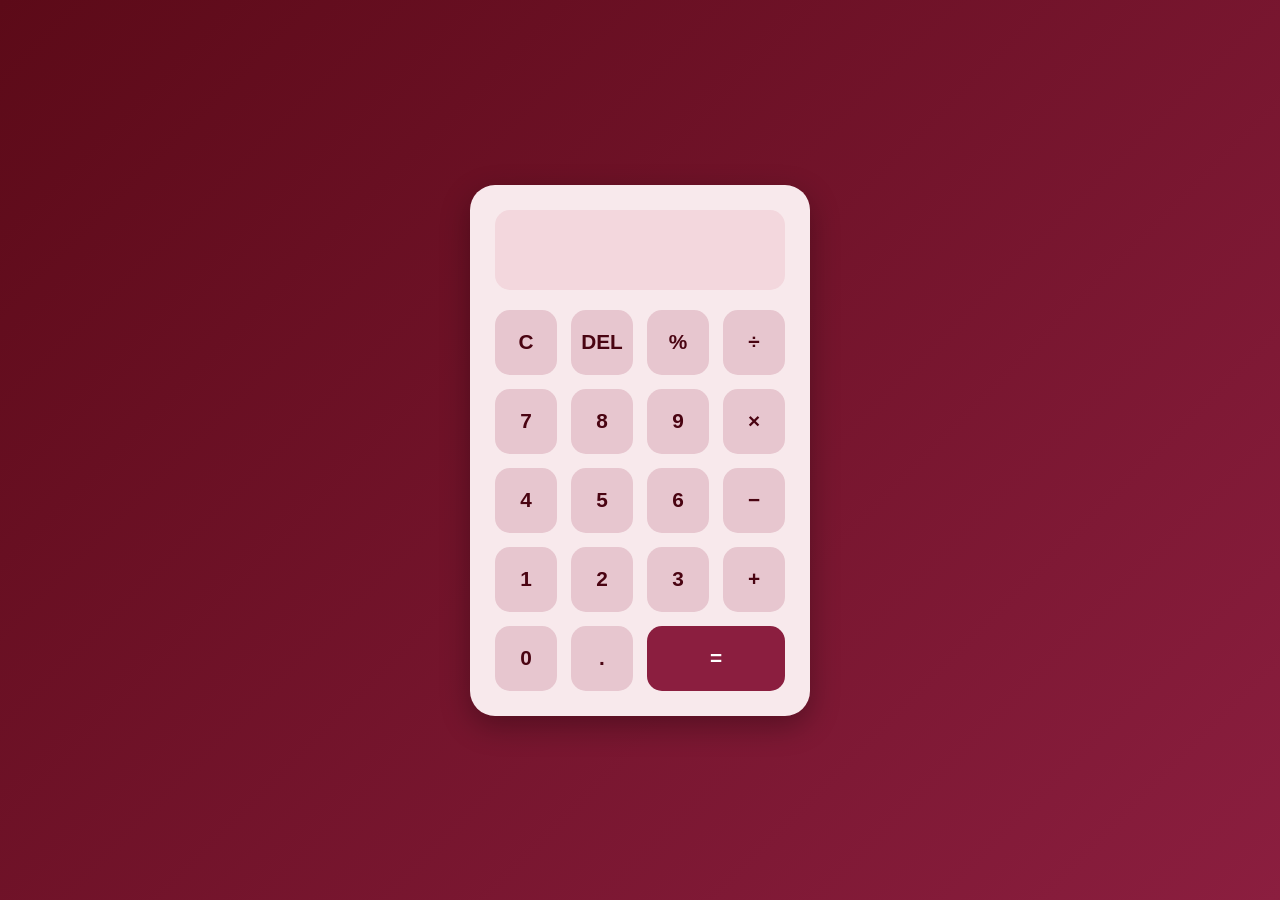
<file: calculator-task1/index.html>
<!DOCTYPE html>
<html lang="en">
<head>
    <meta charset="UTF-8" />
    <meta name="viewport" content="width=device-width, initial-scale=1.0" />
    <title>Calculator</title>

    <link rel="stylesheet" href="style.css" />
</head>
<body>

    <div class="calculator">

        <input type="text" id="display" disabled />

        <div class="buttons">

            <button onclick="clearDisplay()">C</button>
            <button onclick="deleteLast()">DEL</button>
            <button onclick="appendValue('%')">%</button>
            <button onclick="appendValue('/')">÷</button>

            <button onclick="appendValue('7')">7</button>
            <button onclick="appendValue('8')">8</button>
            <button onclick="appendValue('9')">9</button>
            <button onclick="appendValue('*')">×</button>

            <button onclick="appendValue('4')">4</button>
            <button onclick="appendValue('5')">5</button>
            <button onclick="appendValue('6')">6</button>
            <button onclick="appendValue('-')">−</button>

            <button onclick="appendValue('1')">1</button>
            <button onclick="appendValue('2')">2</button>
            <button onclick="appendValue('3')">3</button>
            <button onclick="appendValue('+')">+</button>

            <button onclick="appendValue('0')">0</button>
            <button onclick="appendValue('.')">.</button>

            <button class="equal" onclick="calculateResult()">=</button>

        </div>

    </div>

    <script src="script.js"></script>

</body>
</html>
</file>
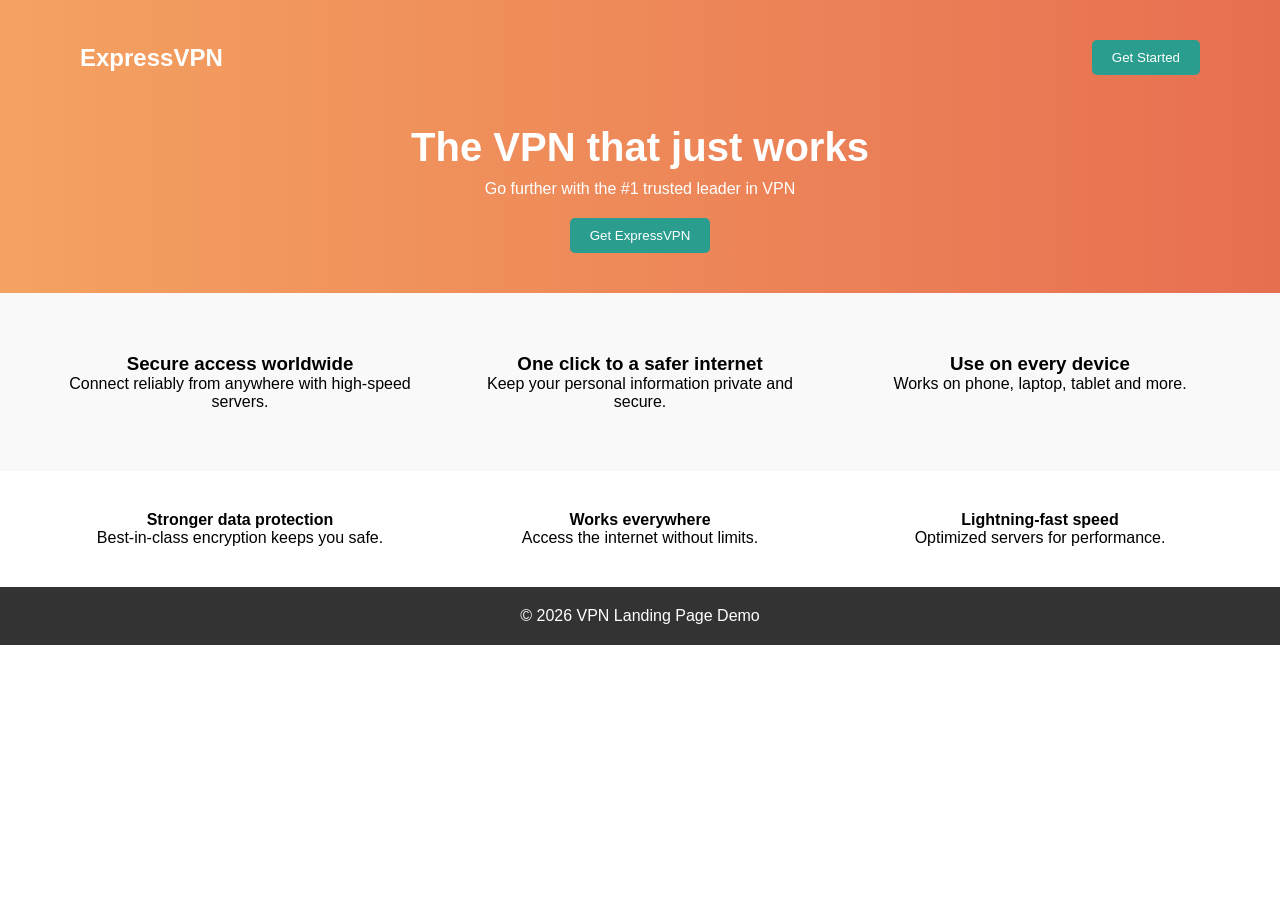
<file: landingpage/index.html>
<!DOCTYPE html>
<html lang="en">
<head>
    <meta charset="UTF-8">
    <title>VPN Landing Page</title>
    <link rel="stylesheet" href="style.css">
</head>
<body>

<!-- HEADER -->
<header class="hero">
    <nav>
        <h2 class="logo">ExpressVPN</h2>
        <button class="btn">Get Started</button>
    </nav>

    <div class="hero-content">
        <h1>The VPN that just works</h1>
        <p>Go further with the #1 trusted leader in VPN</p>
        <button class="btn">Get ExpressVPN</button>
    </div>
</header>

<!-- FEATURES -->
<section class="features">
    <div class="feature-box">
        <h3>Secure access worldwide</h3>
        <p>Connect reliably from anywhere with high-speed servers.</p>
    </div>

    <div class="feature-box">
        <h3>One click to a safer internet</h3>
        <p>Keep your personal information private and secure.</p>
    </div>

    <div class="feature-box">
        <h3>Use on every device</h3>
        <p>Works on phone, laptop, tablet and more.</p>
    </div>
</section>

<!-- BENEFITS -->
<section class="benefits">
    <div class="benefit">
        <h4>Stronger data protection</h4>
        <p>Best-in-class encryption keeps you safe.</p>
    </div>

    <div class="benefit">
        <h4>Works everywhere</h4>
        <p>Access the internet without limits.</p>
    </div>

    <div class="benefit">
        <h4>Lightning-fast speed</h4>
        <p>Optimized servers for performance.</p>
    </div>
</section>

<!-- FOOTER -->
<footer>
    <p>© 2026 VPN Landing Page Demo</p>
</footer>

</body>
</html>
</file>
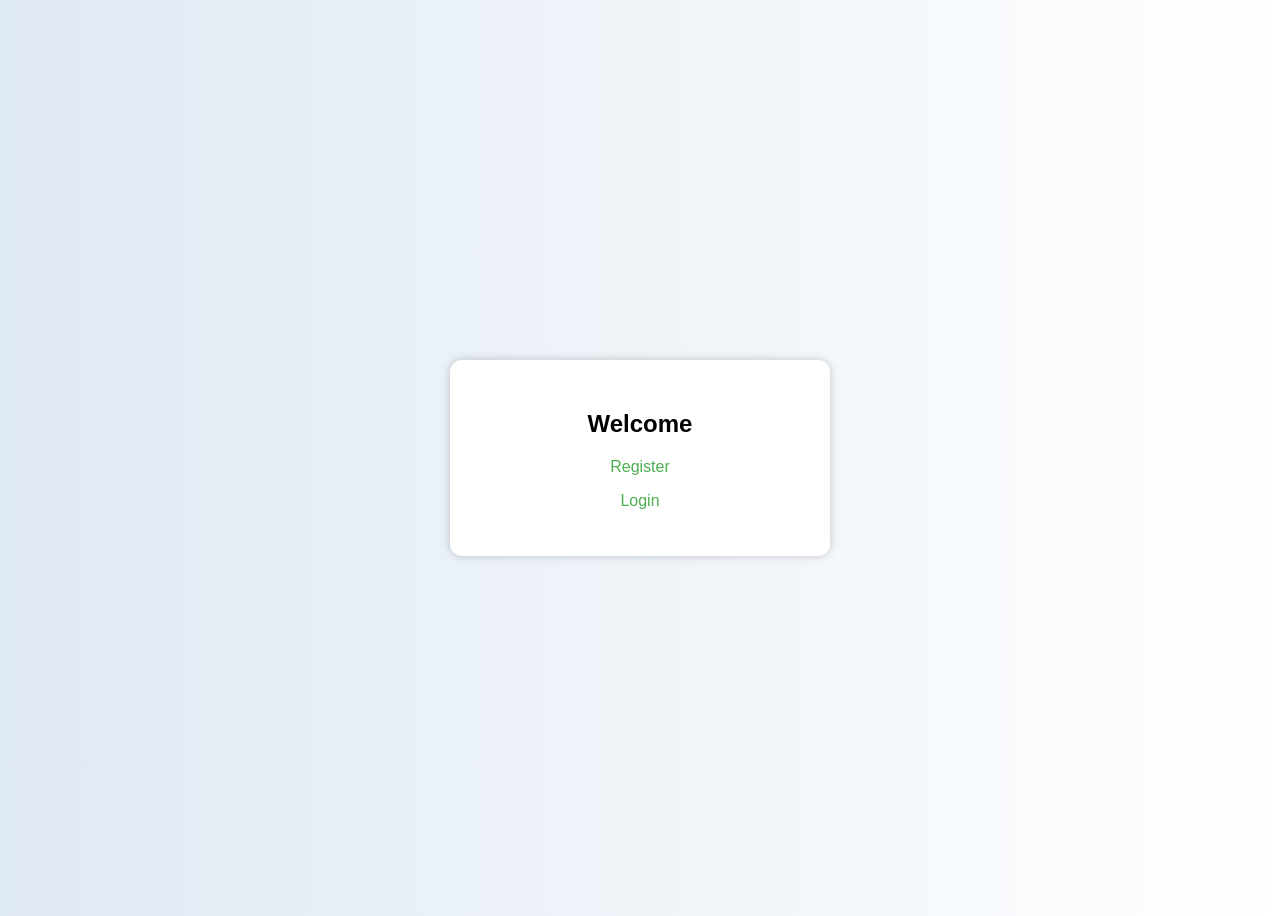
<file: login-auth-task4/index.html>
<!DOCTYPE html>
<html>
<head>
    <title>Authentication System</title>
    <link rel="stylesheet" href="style.css">
</head>
<body>

<div class="container">
    <h2>Welcome</h2>

    <p><a href="register.html">Register</a></p>
    <p><a href="login.html">Login</a></p>
</div>

</body>
</html>
</file>
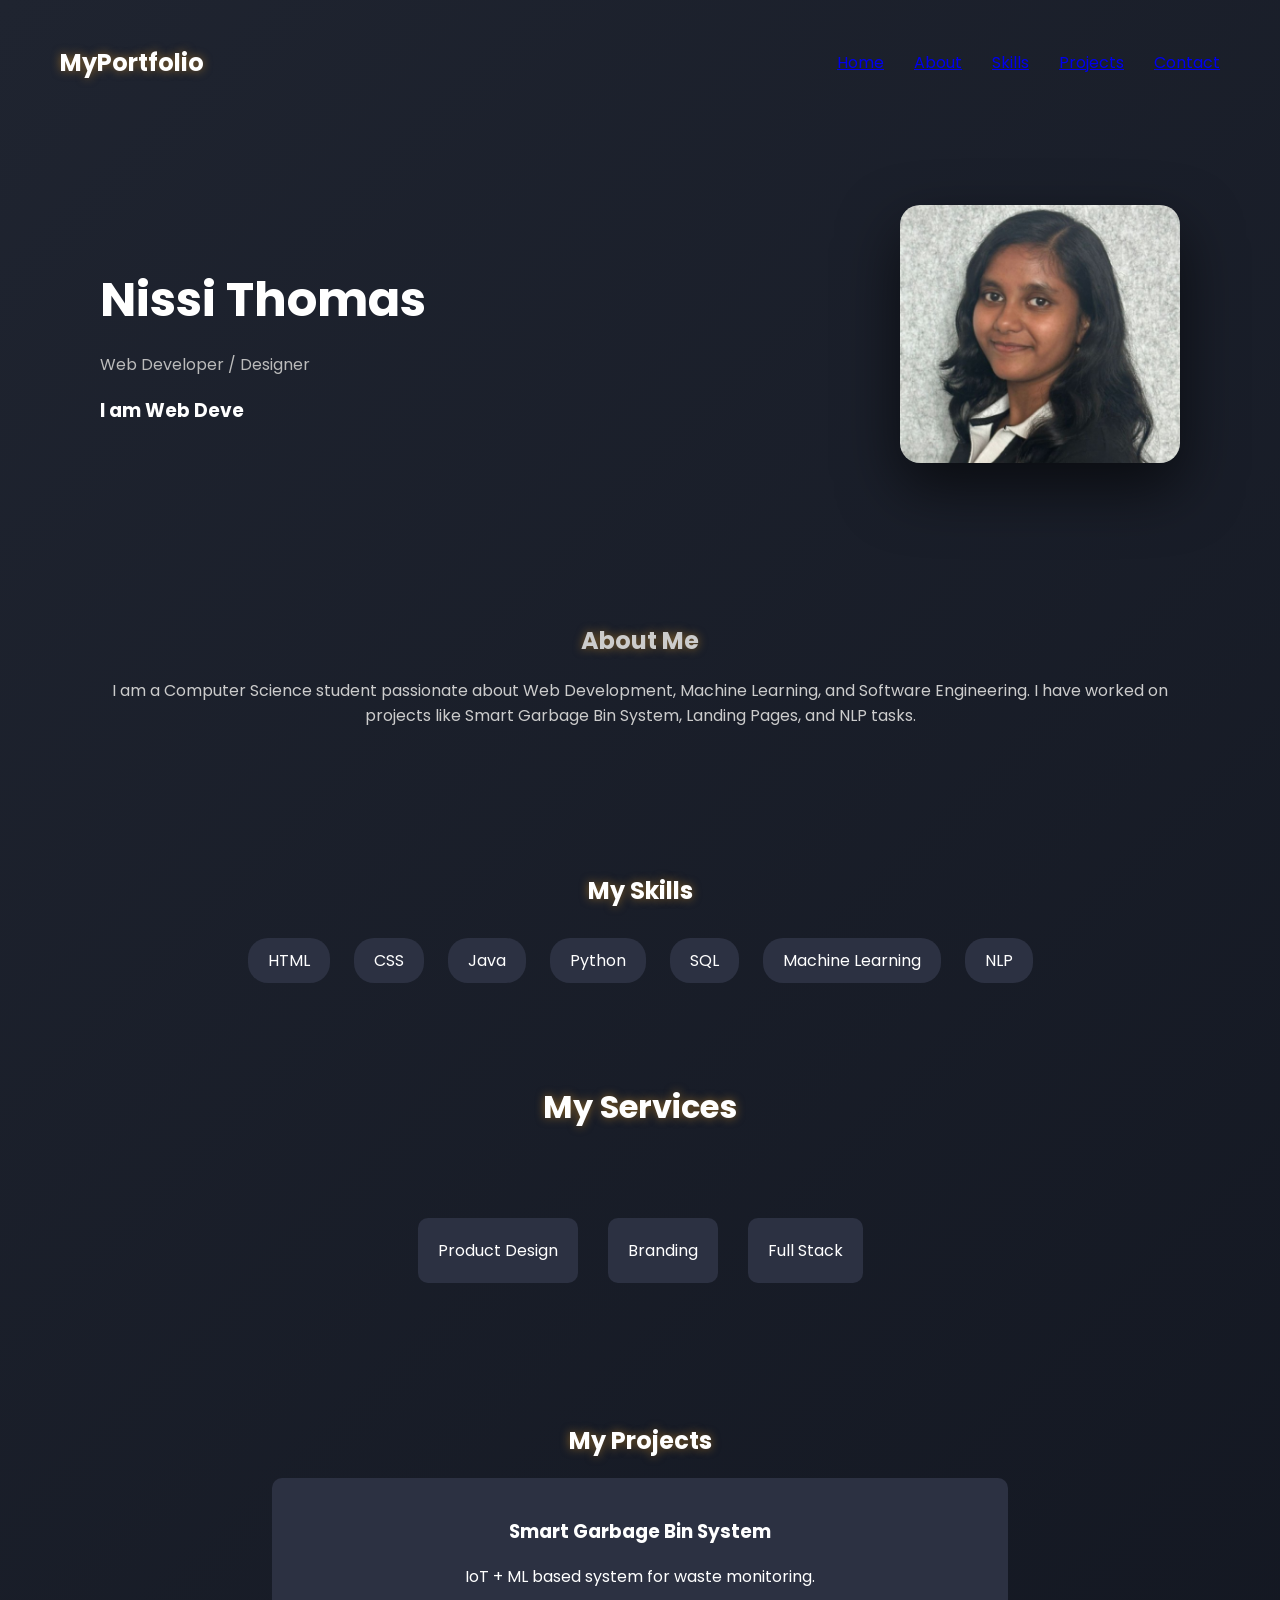
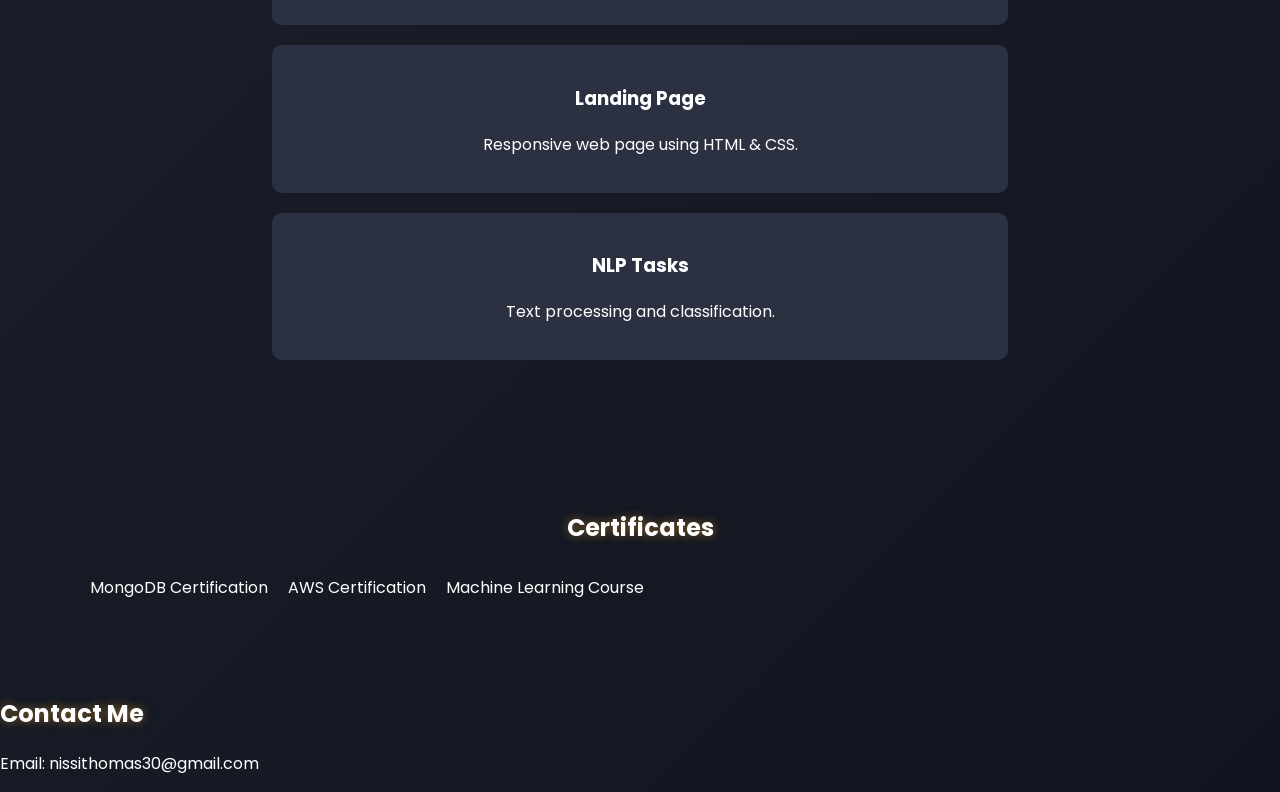
<file: portfolio/index.html>
<!DOCTYPE html>
<html lang="en">
<head>
    <link href="https://fonts.googleapis.com/css2?family=Poppins:wght@300;500;700&display=swap" rel="stylesheet">
    <meta charset="UTF-8">
    <title>My Portfolio</title>
    <link rel="stylesheet" href="style.css">
</head>
<body>

<!-- Navbar -->
<nav>
    <h2>MyPortfolio</h2>
    <ul>
        <li><a href="#">Home</a></li>
        <li><a href="#about">About</a></li>
        <li><a href="#skills">Skills</a></li>
        <li><a href="#projects">Projects</a></li>
        <li><a href="#contact">Contact</a></li>
    </ul>
</nav>

<!-- Hero -->
<section class="hero">
    <div class="text">
        <h1><span>Nissi</span> Thomas</h1>
        <p>Web Developer / Designer</p>
        <h3>I am <span id="typing"></span></h3>
    </div>
    <img src="images/profile.png" alt="profile">
</section>

<!-- About -->
<section id="about" class="about hidden">
    <h2>About Me</h2>
    <p>
        I am a Computer Science student passionate about Web Development,
        Machine Learning, and Software Engineering. I have worked on projects
        like Smart Garbage Bin System, Landing Pages, and NLP tasks.
    </p>
</section>

<!-- Skills -->
<section id="skills" class="skills hidden">
    <h2>My Skills</h2>
    <div class="skill-list">
        <span>HTML</span>
        <span>CSS</span>
        <span>Java</span>
        <span>Python</span>
        <span>SQL</span>
        <span>Machine Learning</span>
        <span>NLP</span>
    </div>
</section>

<!-- Services -->
<h2 class="section-title">My Services</h2>
<section class="services hidden">
    <div class="card">Product Design</div>
    <div class="card">Branding</div>
    <div class="card">Full Stack</div>
</section>

<!-- Projects -->
<section id="projects" class="projects hidden">
    <h2>My Projects</h2>

    <div class="project-card">
        <h3>Smart Garbage Bin System</h3>
        <p>IoT + ML based system for waste monitoring.</p>
    </div>

    <div class="project-card">
        <h3>Landing Page</h3>
        <p>Responsive web page using HTML & CSS.</p>
    </div>

    <div class="project-card">
        <h3>NLP Tasks</h3>
        <p>Text processing and classification.</p>
    </div>
</section>

<!-- Certificates -->
<section id="certificates" class="certificates hidden">
    <h2>Certificates</h2>
    <ul>
        <li>MongoDB Certification</li>
        <li>AWS Certification</li>
        <li>Machine Learning Course</li>
    </ul>
</section>

<!-- Contact -->
<section id="contact" class="contact hidden">
    <h2>Contact Me</h2>
    <p>Email: nissithomas30@gmail.com</p>
</section>

<!-- JS -->
<script src="script.js"></script>
</body>
</html>
</file>
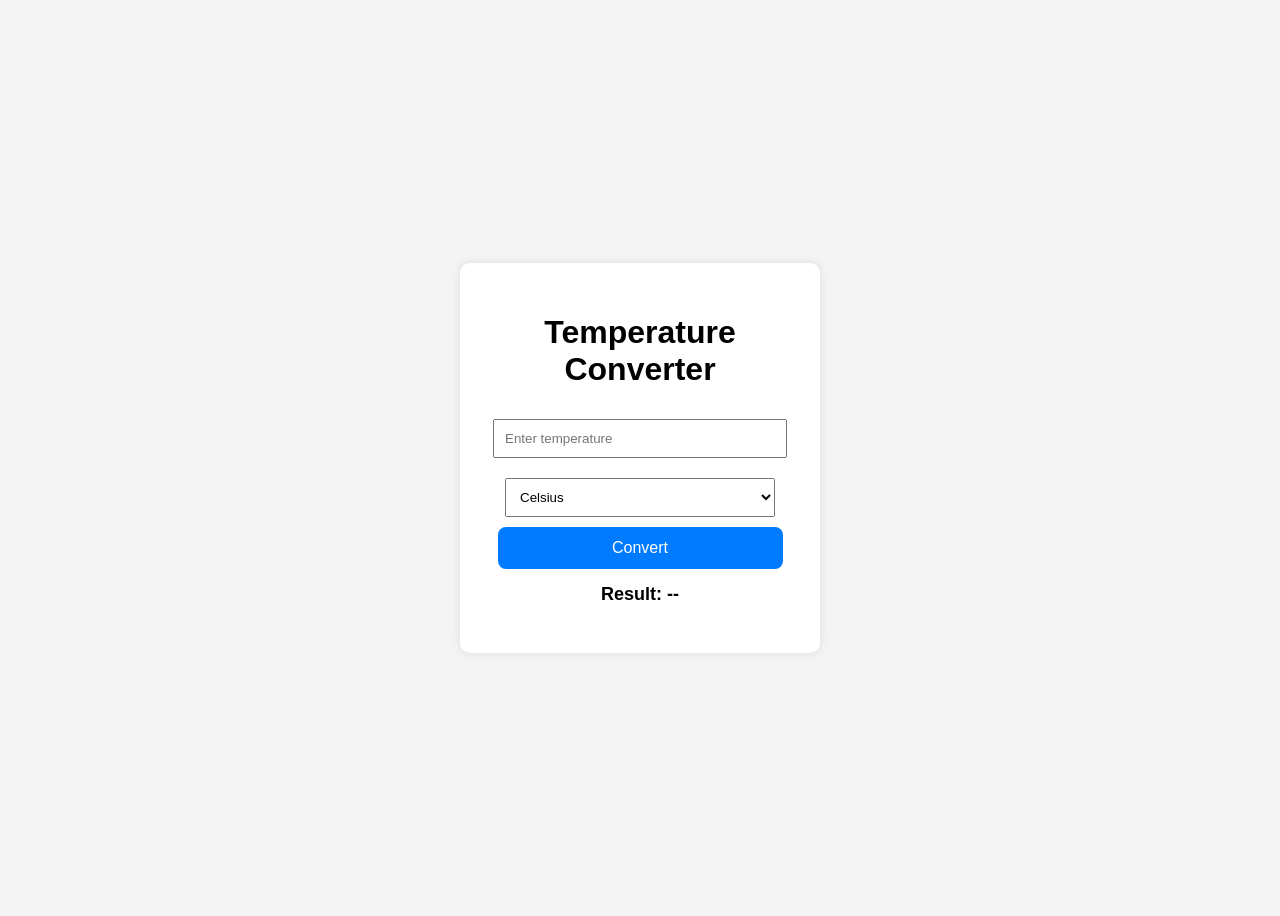
<file: tempconverter/index.html>
<!DOCTYPE html>
<html lang="en">
<head>
    <meta charset="UTF-8">
    <title>Temperature Converter</title>
    <link rel="stylesheet" href="style.css">
</head>
<body>

<div class="container">
    <h1>Temperature Converter</h1>

    <!-- Input -->
    <input type="text" id="tempInput" placeholder="Enter temperature">

    <!-- Dropdown -->
    <select id="type">
        <option value="C">Celsius</option>
        <option value="F">Fahrenheit</option>
        <option value="K">Kelvin</option>
    </select>

    <!-- Button -->
    <button onclick="convertTemp()">Convert</button>

    <!-- Result -->
    <p id="result">Result: --</p>
</div>

<script src="script.js"></script>
</body>
</html>
</file>
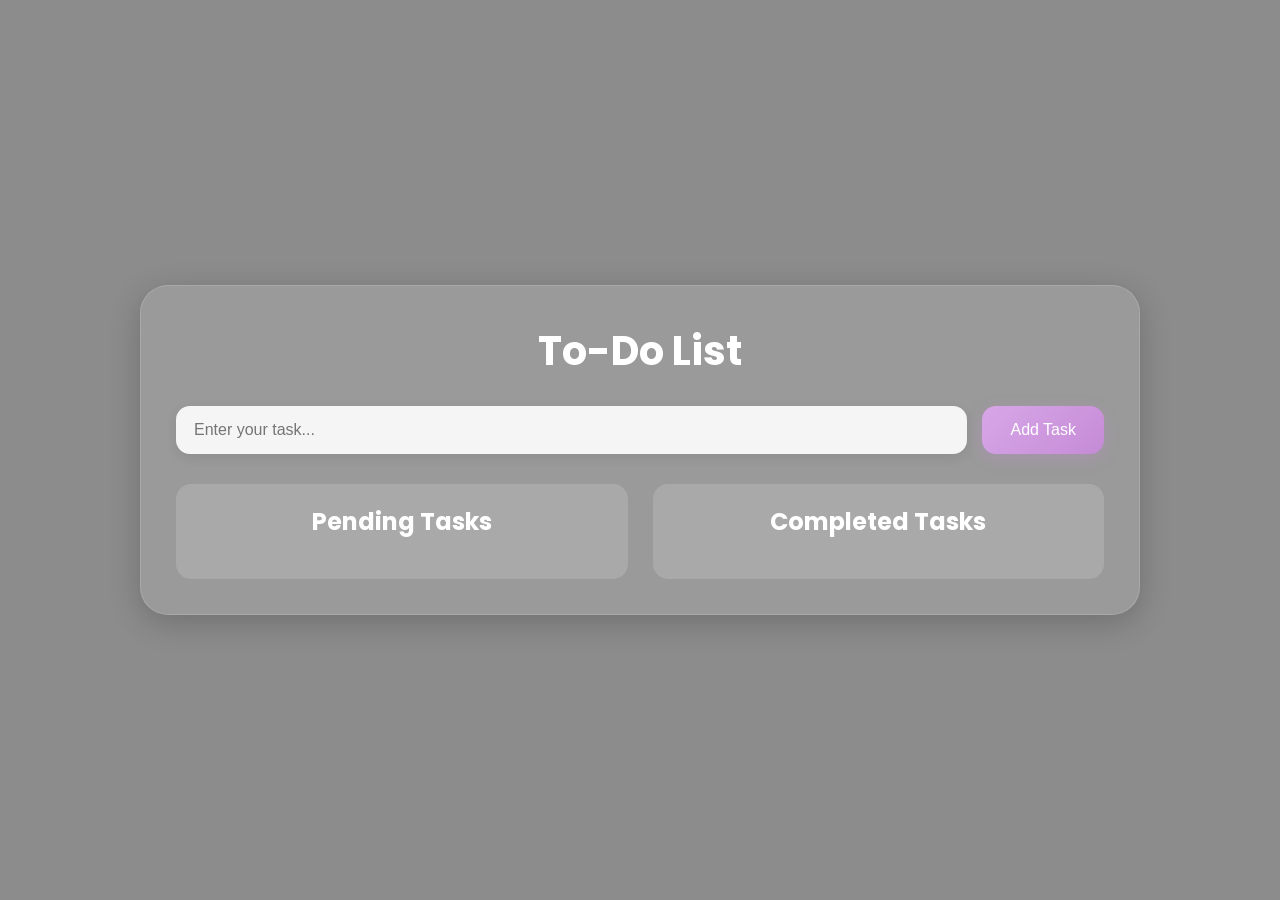
<file: to-do-webapp-task3/index.html>
<!DOCTYPE html>
<html lang="en">
<head>
  <meta charset="UTF-8" />
  <meta name="viewport" content="width=device-width, initial-scale=1.0"/>
  <title>Coffee To-Do App</title>

  <link rel="stylesheet" href="style.css">

  <link rel="preconnect" href="https://fonts.googleapis.com">
  <link href="https://fonts.googleapis.com/css2?family=Poppins:wght@300;400;500;600&display=swap" rel="stylesheet">
</head>

<body>

  <div class="container">

    <h1>To-Do List</h1>

    <div class="input-section">
      <input type="text" id="taskInput" placeholder="Enter your task...">
      <button onclick="addTask()">Add Task</button>
    </div>

    <div class="task-container">

      <!-- Pending Tasks -->
      <div class="task-box">
        <h2>Pending Tasks</h2>
        <ul id="pendingList"></ul>
      </div>

      <!-- Completed Tasks -->
      <div class="task-box">
        <h2>Completed Tasks</h2>
        <ul id="completedList"></ul>
      </div>

    </div>

  </div>

<script src="script.js"></script>
</body>
</html>
</file>
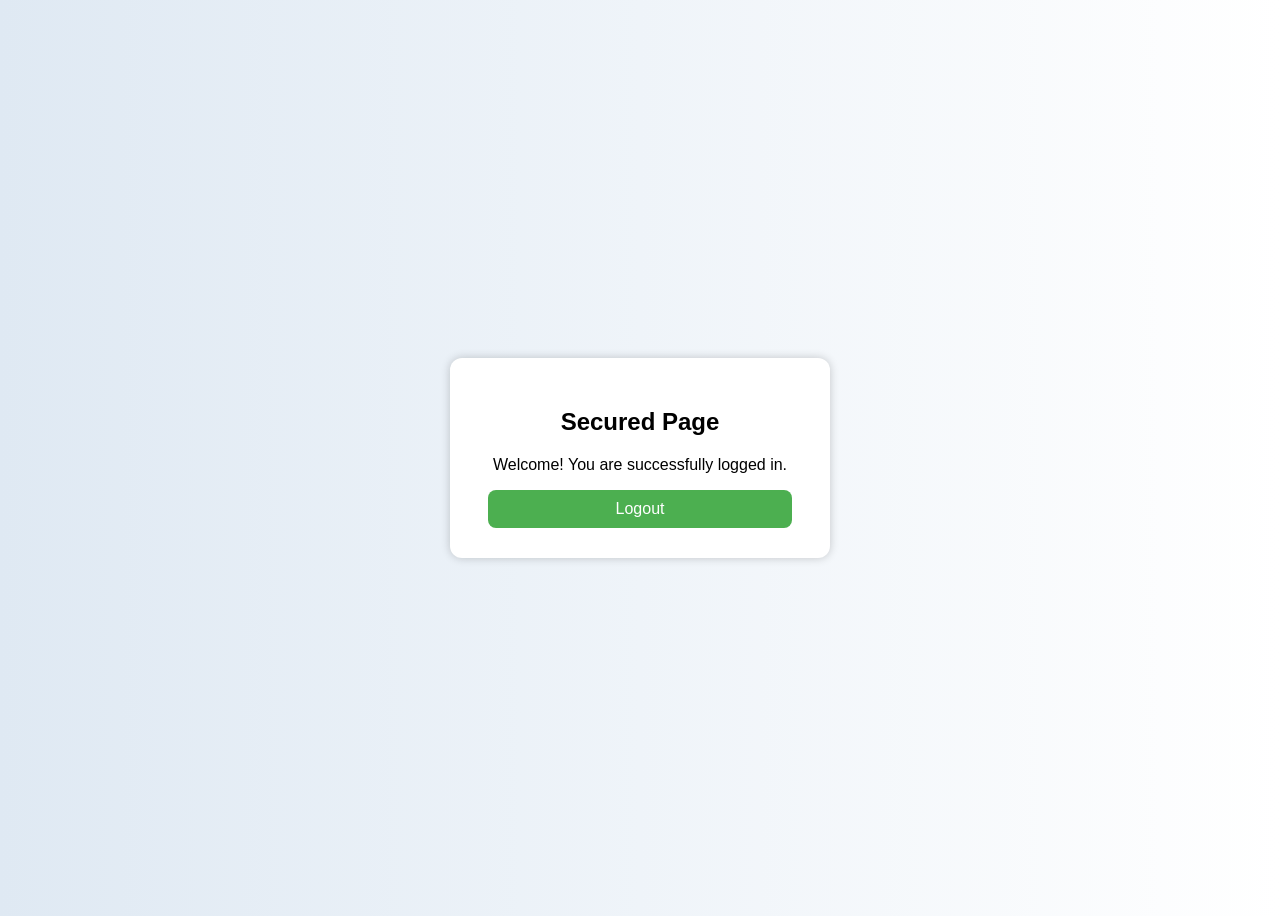
<file: login-auth-task4/dashboard.html>
<!DOCTYPE html>
<html>
<head>
    <title>Dashboard</title>
    <link rel="stylesheet" href="style.css">
</head>
<body>

<div class="container">
    <h2>Secured Page</h2>

    <p>Welcome! You are successfully logged in.</p>

    <button onclick="logout()">Logout</button>
</div>

<script src="script.js"></script>
</body>
</html>
</file>
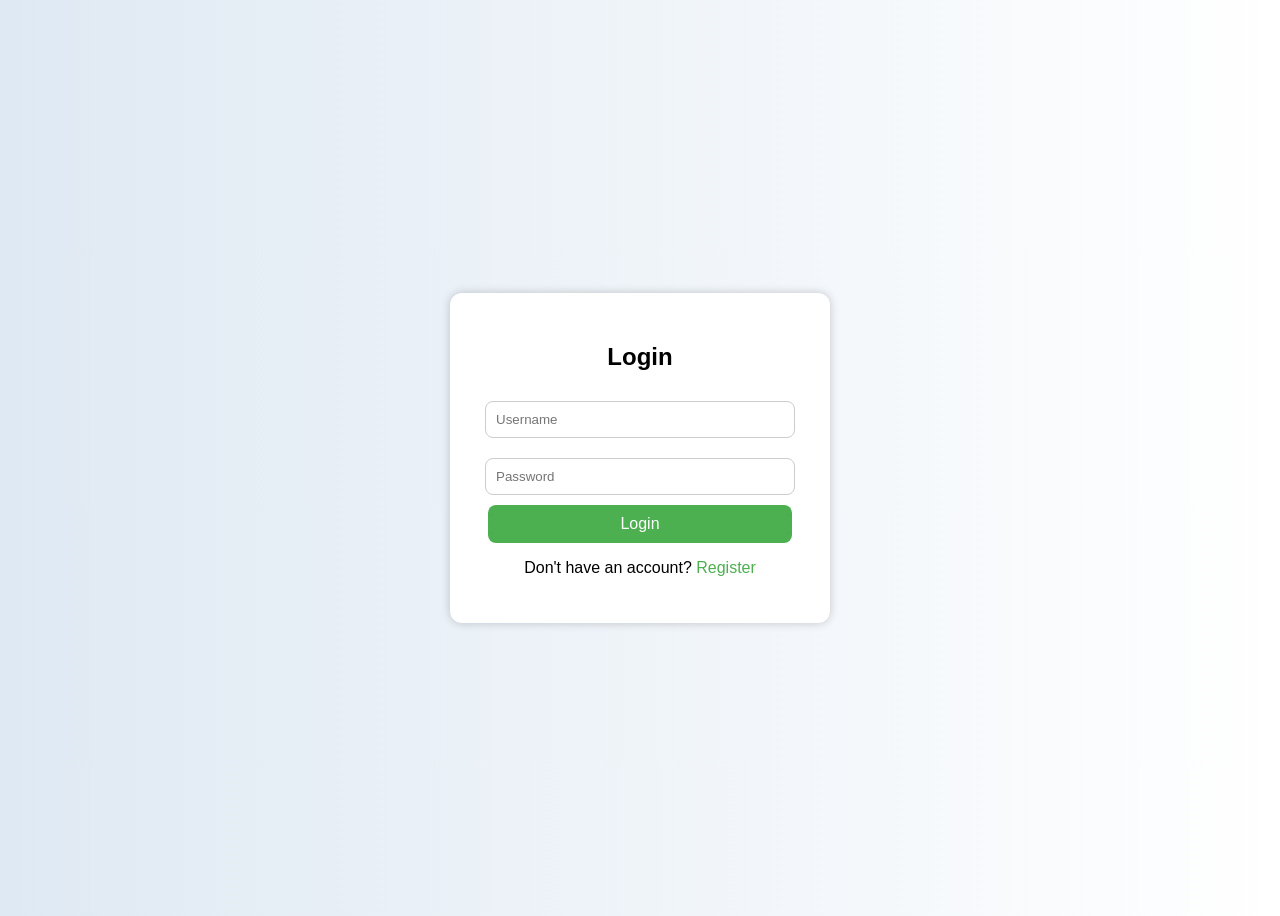
<file: login-auth-task4/login.html>
<!DOCTYPE html>
<html>
<head>
    <title>Login</title>
    <link rel="stylesheet" href="style.css">
</head>
<body>

<div class="container">
    <h2>Login</h2>

    <input type="text" id="loginUsername" placeholder="Username">
    <input type="password" id="loginPassword" placeholder="Password">

    <button onclick="login()">Login</button>

    <p>Don't have an account?
        <a href="register.html">Register</a>
    </p>
</div>

<script src="script.js"></script>
</body>
</html>
</file>
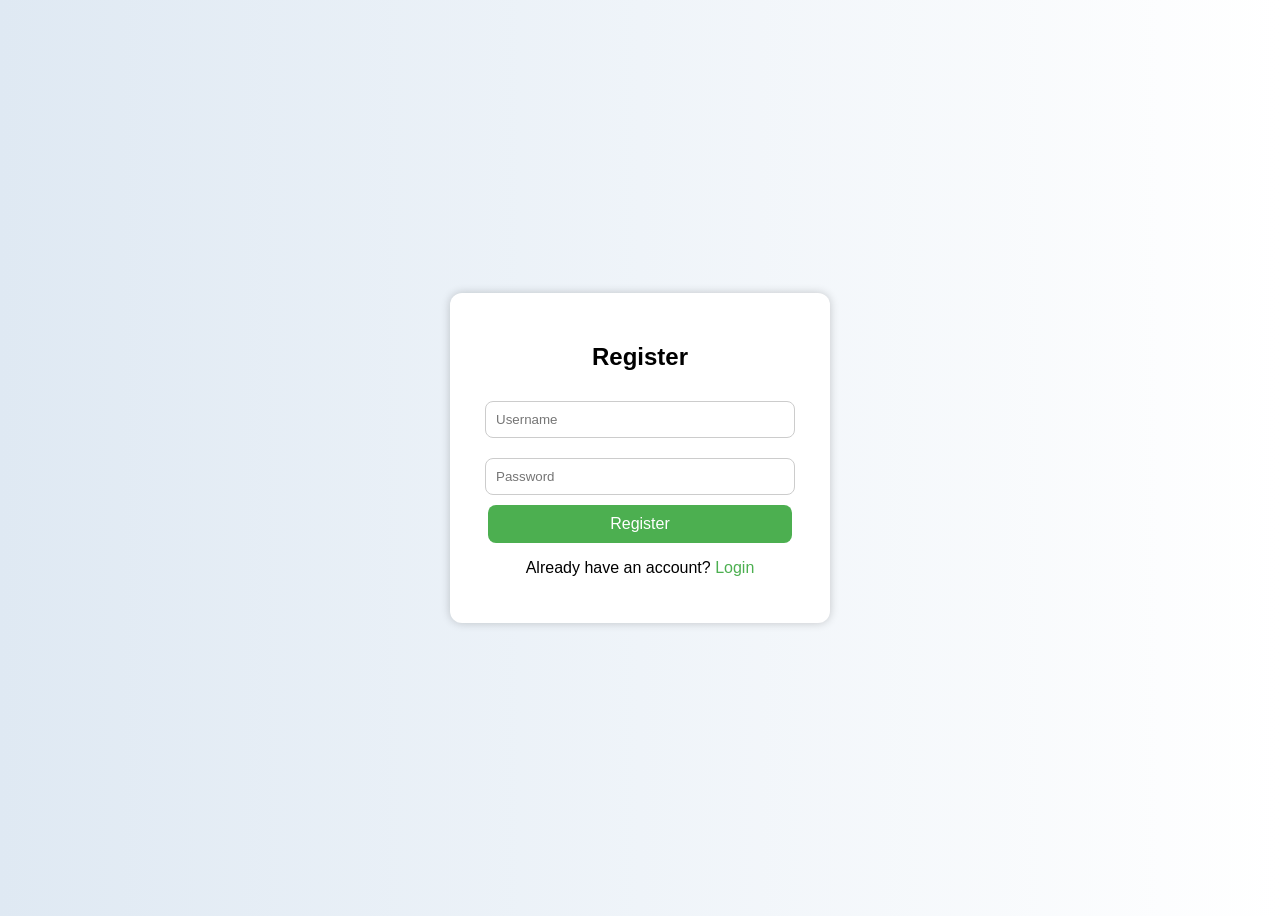
<file: login-auth-task4/register.html>
<!DOCTYPE html>
<html>
<head>
    <title>Register</title>
    <link rel="stylesheet" href="style.css">
</head>
<body>

<div class="container">
    <h2>Register</h2>

    <input type="text" id="regUsername" placeholder="Username">
    <input type="password" id="regPassword" placeholder="Password">

    <button onclick="register()">Register</button>

    <p>Already have an account?
        <a href="login.html">Login</a>
    </p>
</div>

<script src="script.js"></script>
</body>
</html>
</file>
<file: calculator-task1/style.css>
*{
    margin: 0;
    padding: 0;
    box-sizing: border-box;
    font-family: Arial, sans-serif;
}

body{
    height: 100vh;
    display: flex;
    justify-content: center;
    align-items: center;
    background: linear-gradient(135deg, #5c0a18, #8b1e3f);
}

.calculator{
    background: #f8e9ec;
    padding: 25px;
    border-radius: 25px;
    box-shadow: 0 10px 30px rgba(0,0,0,0.3);
    width: 340px;
}

#display{
    width: 100%;
    height: 80px;
    border: none;
    outline: none;
    background: #f3d7dd;
    border-radius: 15px;
    margin-bottom: 20px;
    text-align: right;
    padding: 15px;
    font-size: 2rem;
    color: #5c0a18;
    font-weight: bold;
}

.buttons{
    display: grid;
    grid-template-columns: repeat(4, 1fr);
    gap: 14px;
}

button{
    height: 65px;
    border: none;
    border-radius: 15px;
    font-size: 1.3rem;
    cursor: pointer;
    background: #e7c6cf;
    color: #4a0412;
    transition: 0.2s;
    font-weight: bold;
}

button:hover{
    background: #d89aaa;
    transform: scale(1.05);
}

.equal{
    grid-column: span 2;
    background: #8b1e3f;
    color: white;
}

.equal:hover{
    background: #6d102d;
}
</file>
<file: landingpage/style.css>
* {
    margin: 0;
    padding: 0;
    box-sizing: border-box;
    font-family: Arial, sans-serif;
}

/* HERO SECTION */
.hero {
    background: linear-gradient(to right, #f4a261, #e76f51);
    color: white;
    padding: 40px 80px;
    text-align: center;
}

nav {
    display: flex;
    justify-content: space-between;
    align-items: center;
    margin-bottom: 50px;
}

.logo {
    font-size: 24px;
    font-weight: bold;
}

.hero-content h1 {
    font-size: 40px;
    margin-bottom: 10px;
}

.hero-content p {
    margin-bottom: 20px;
}

.btn {
    padding: 10px 20px;
    border: none;
    background: #2a9d8f;
    color: white;
    border-radius: 5px;
    cursor: pointer;
}

.btn:hover {
    background: #21867a;
}

/* FEATURES */
.features {
    display: flex;
    justify-content: space-around;
    padding: 60px 40px;
    background: #f9f9f9;
}

.feature-box {
    width: 30%;
    text-align: center;
}

/* BENEFITS */
.benefits {
    display: flex;
    justify-content: space-around;
    padding: 40px;
}

.benefit {
    width: 30%;
    text-align: center;
}

/* FOOTER */
footer {
    text-align: center;
    padding: 20px;
    background: #333;
    color: white;
}
</file>
<file: login-auth-task4/style.css>
body {
    font-family: Arial, sans-serif;
    background: linear-gradient(to right, #dfe9f3, #ffffff);
    display: flex;
    justify-content: center;
    align-items: center;
    height: 100vh;
}

.container {
    background: white;
    padding: 30px;
    border-radius: 12px;
    width: 320px;
    box-shadow: 0 0 10px rgba(0,0,0,0.2);
    text-align: center;
}

h2 {
    margin-bottom: 20px;
}

input {
    width: 90%;
    padding: 10px;
    margin: 10px 0;
    border-radius: 8px;
    border: 1px solid #ccc;
}

button {
    width: 95%;
    padding: 10px;
    background: #4CAF50;
    border: none;
    color: white;
    border-radius: 8px;
    cursor: pointer;
    font-size: 16px;
}

button:hover {
    background: #45a049;
}

a {
    text-decoration: none;
    color: #4CAF50;
}
</file>
<file: portfolio/style.css>
body {
    margin: 0;
    font-family: 'Poppins', sans-serif;
    background: linear-gradient(135deg, #1f2430, #11151f);
    color: white;
}
nav {
    display: flex;
    justify-content: space-between;
    padding: 25px 60px;
    align-items: center;
}

nav ul {
    display: flex;
    gap: 30px;
}

nav ul li {
    cursor: pointer;
    transition: 0.3s;
}

nav ul li:hover {
    color: #f5a623;
}

ul {
    display: flex;
    list-style: none;
    gap: 20px;
}

.hero {
    display: flex;
    justify-content: space-between;
    align-items: center;
    padding: 80px 100px;
}

.hero h1 {
    font-size: 48px;
    margin-bottom: 10px;
}

.hero p {
    color: #bbb;
}
.services {
    display: flex;
    justify-content: center;
    gap: 30px;
    padding: 60px;
}

.card {
    background: #2c3142;
    padding: 25px 40px;
    border-radius: 15px;
    transition: 0.3s;
    cursor: pointer;
}

.card:hover {
    background: #f5a623;
    color: black;
    transform: translateY(-10px);
}

.card {
    background: #2c3142;
    padding: 20px;
    border-radius: 10px;
}
.hero img {
    width: 280px;
    border-radius: 20px;
    box-shadow: 0 25px 60px rgba(0,0,0,0.6);
    transition: 0.4s;
}

.hero img {
    animation: float 3s ease-in-out infinite;
}

@keyframes float {
    0% { transform: translateY(0px); }
    50% { transform: translateY(-10px); }
    100% { transform: translateY(0px); }
}
.section-title {
    text-align: center;
    font-size: 32px;
    margin-top: 40px;
}
.about {
    padding: 60px 100px;
    text-align: center;
    color: #ccc;
}
.skills {
    text-align: center;
    padding: 50px;
}

.skill-list span {
    display: inline-block;
    background: #2c3142;
    padding: 10px 20px;
    margin: 10px;
    border-radius: 20px;
}
.projects {
    padding: 60px;
    text-align: center;
}

.project-card {
    background: #2c3142;
    margin: 20px auto;
    padding: 20px;
    width: 60%;
    border-radius: 10px;
    transition: 0.3s;
}

.project-card:hover {
    transform: scale(1.05);
}
.certificates {
    text-align: center;
    padding: 50px;
}

.certificates li {
    margin: 10px 0;
}
html {
    scroll-behavior: smooth;
}
.hidden {
    opacity: 0;
    transform: translateY(40px);
    transition: all 0.8s ease;
}

.show {
    opacity: 1;
    transform: translateY(0);
}
.card {
    transition: all 0.3s ease;
}

.card:hover {
    transform: translateY(-10px) scale(1.05);
    background: #f5a623;
    color: black;
}
h2 {
    text-shadow: 0 0 10px rgba(245,166,35,0.5);
}
</file>
<file: tempconverter/style.css>
body {
    font-family: Arial, sans-serif;
    background: #f4f4f4;
    display: flex;
    justify-content: center;
    align-items: center;
    height: 100vh;
}

.container {
    background: white;
    padding: 30px;
    border-radius: 10px;
    text-align: center;
    width: 300px;
    box-shadow: 0 0 10px rgba(0,0,0,0.1);
}

input, select {
    width: 90%;
    padding: 10px;
    margin: 10px 0;
}

button {
    width: 95%;
    padding: 12px;
    background: #007bff;
    color: white;
    border: none;
    border-radius: 8px;
    font-size: 16px;
    cursor: pointer;
}

button:hover {
    background: #0056b3;
}

#result {
    margin-top: 15px;
    font-size: 18px;
    font-weight: bold;
}
</file>
<file: to-do-webapp-task3/style.css>
* {
    margin: 0;
    padding: 0;
    box-sizing: border-box;
}

body {
    font-family: 'Poppins', sans-serif;

    background:
    linear-gradient(rgba(0,0,0,0.45), rgba(0,0,0,0.45)),
    url('https://images.unsplash.com/photo-1527061011665-3652c757a4d4?q=80&w=1400');

    background-size: cover;
    background-position: center;
    background-attachment: fixed;

    min-height: 100vh;

    display: flex;
    justify-content: center;
    align-items: center;

    padding: 30px;
}

.container {
    width: 100%;
    max-width: 1000px;

    background: rgba(255,255,255,0.12);

    backdrop-filter: blur(14px);

    border-radius: 28px;

    padding: 35px;

    box-shadow:
    0 8px 32px rgba(0,0,0,0.2);

    border: 1px solid rgba(255,255,255,0.15);
}

h1 {
    text-align: center;
    color: #fff;
    margin-bottom: 25px;
    font-size: 40px;
}

.input-section {
    display: flex;
    gap: 15px;
    margin-bottom: 30px;
}

.input-section input {
    flex: 1;

    padding: 15px 18px;

    border: none;
    border-radius: 14px;

    font-size: 16px;

    background: rgba(255,255,255,0.9);

    outline: none;

    box-shadow: 0 4px 12px rgba(0,0,0,0.08);
}

.input-section button {
    padding: 14px 28px;

    border: none;
    border-radius: 14px;

    background: linear-gradient(135deg, #d8a7e8, #c58bd6);

    color: white;
    font-size: 16px;
    font-weight: 500;

    cursor: pointer;

    transition: all 0.3s ease;

    box-shadow: 0 4px 15px rgba(197, 139, 214, 0.35);
}

.input-section button:hover {
    transform: translateY(-2px);

    background: linear-gradient(135deg, #c58bd6, #b57edc);

    box-shadow: 0 6px 18px rgba(181, 126, 220, 0.45);
}

.task-container {
    display: grid;
    grid-template-columns: 1fr 1fr;
    gap: 25px;
}

.task-box {
    background: rgba(255,255,255,0.15);
    padding: 20px;
    border-radius: 15px;
}

.task-box h2 {
    color: white;
    margin-bottom: 20px;
    text-align: center;
}

ul {
    list-style: none;
}

li {
    background: white;
    margin-bottom: 15px;
    padding: 15px;
    border-radius: 12px;

    display: flex;
    justify-content: space-between;
    align-items: center;

    gap: 10px;
}

.task-info {
    flex: 1;
}

.task-time {
    font-size: 12px;
    color: gray;
    margin-top: 5px;
}

.buttons {
    display: flex;
    gap: 8px;
}

.complete-btn,
.delete-btn {
    border: none;
    padding: 8px 12px;
    border-radius: 8px;
    cursor: pointer;
    color: white;
}

.complete-btn {
    background: #b57edc;
}

.delete-btn {
    background: #ff6f91;
}

.completed {
    text-decoration: line-through;
    opacity: 0.7;
}

@media(max-width: 768px) {
    .task-container {
        grid-template-columns: 1fr;
    }

    .input-section {
        flex-direction: column;
    }
}
</file>
